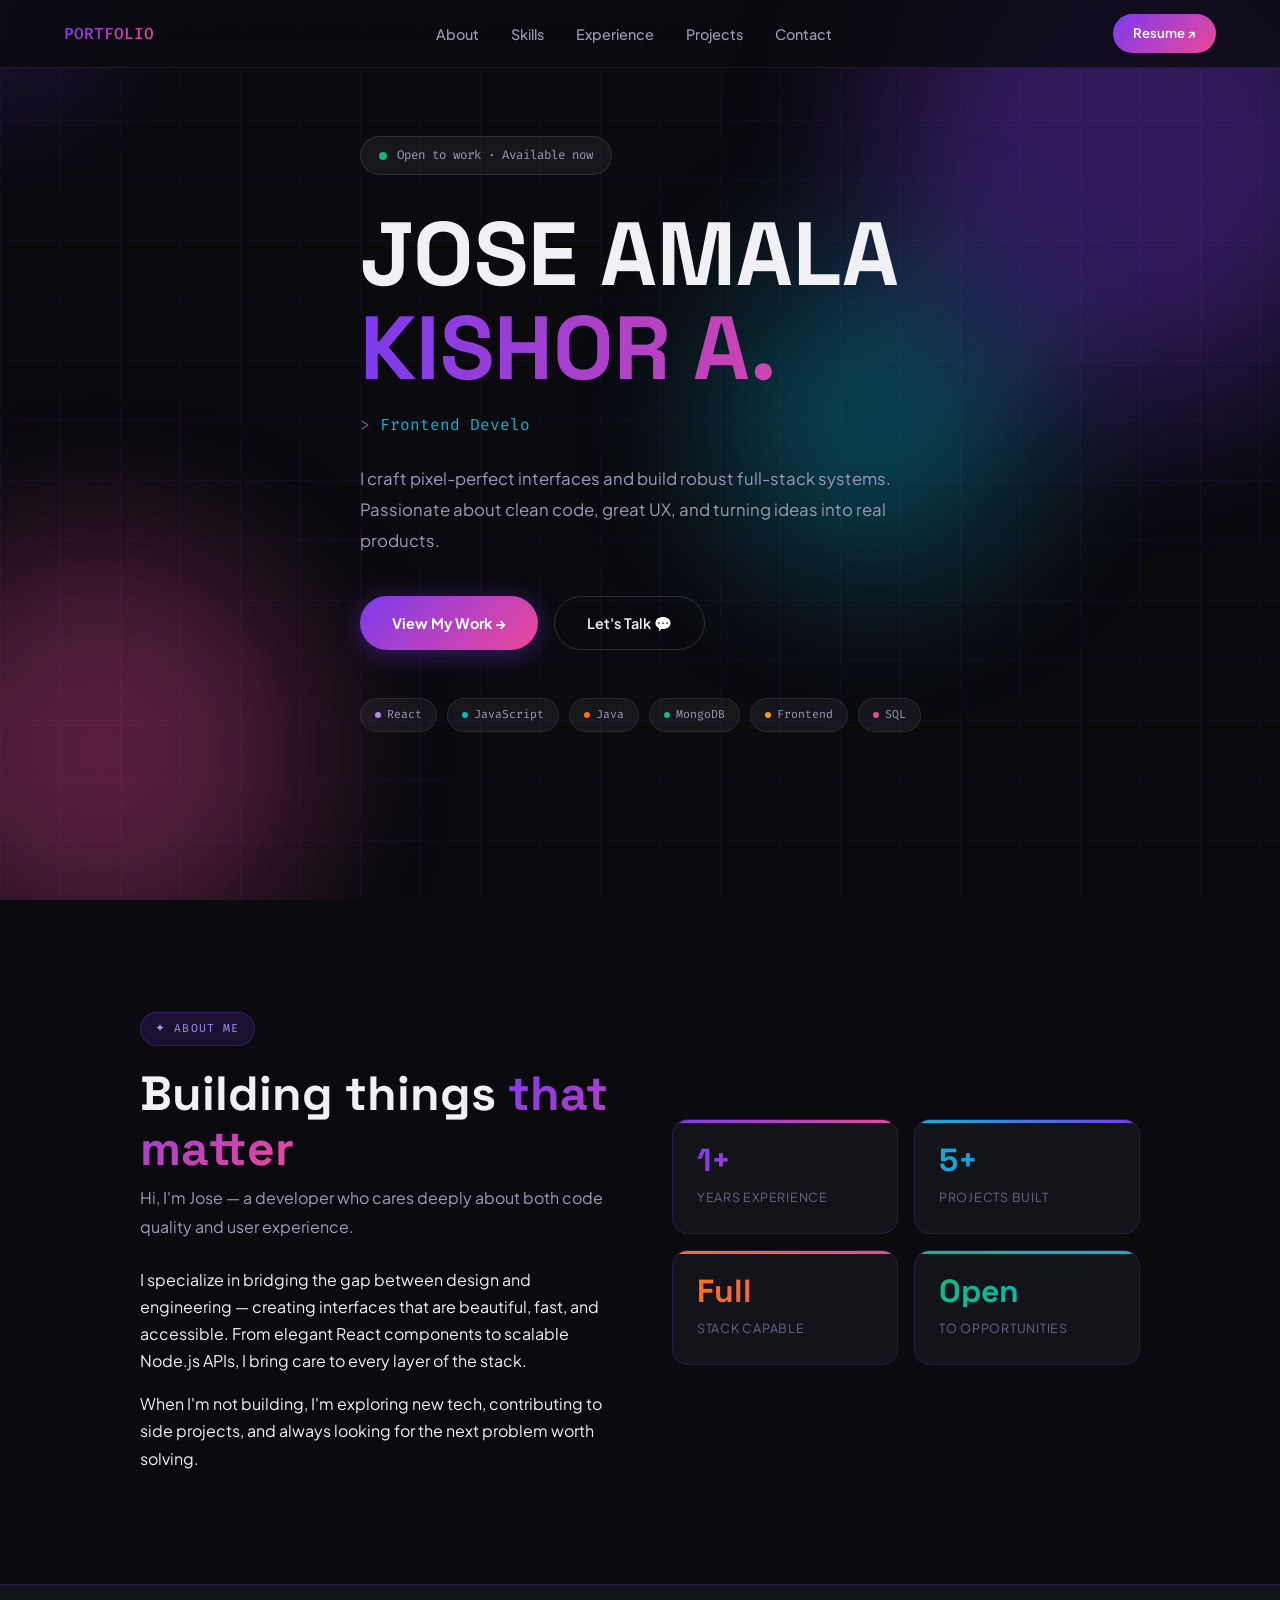
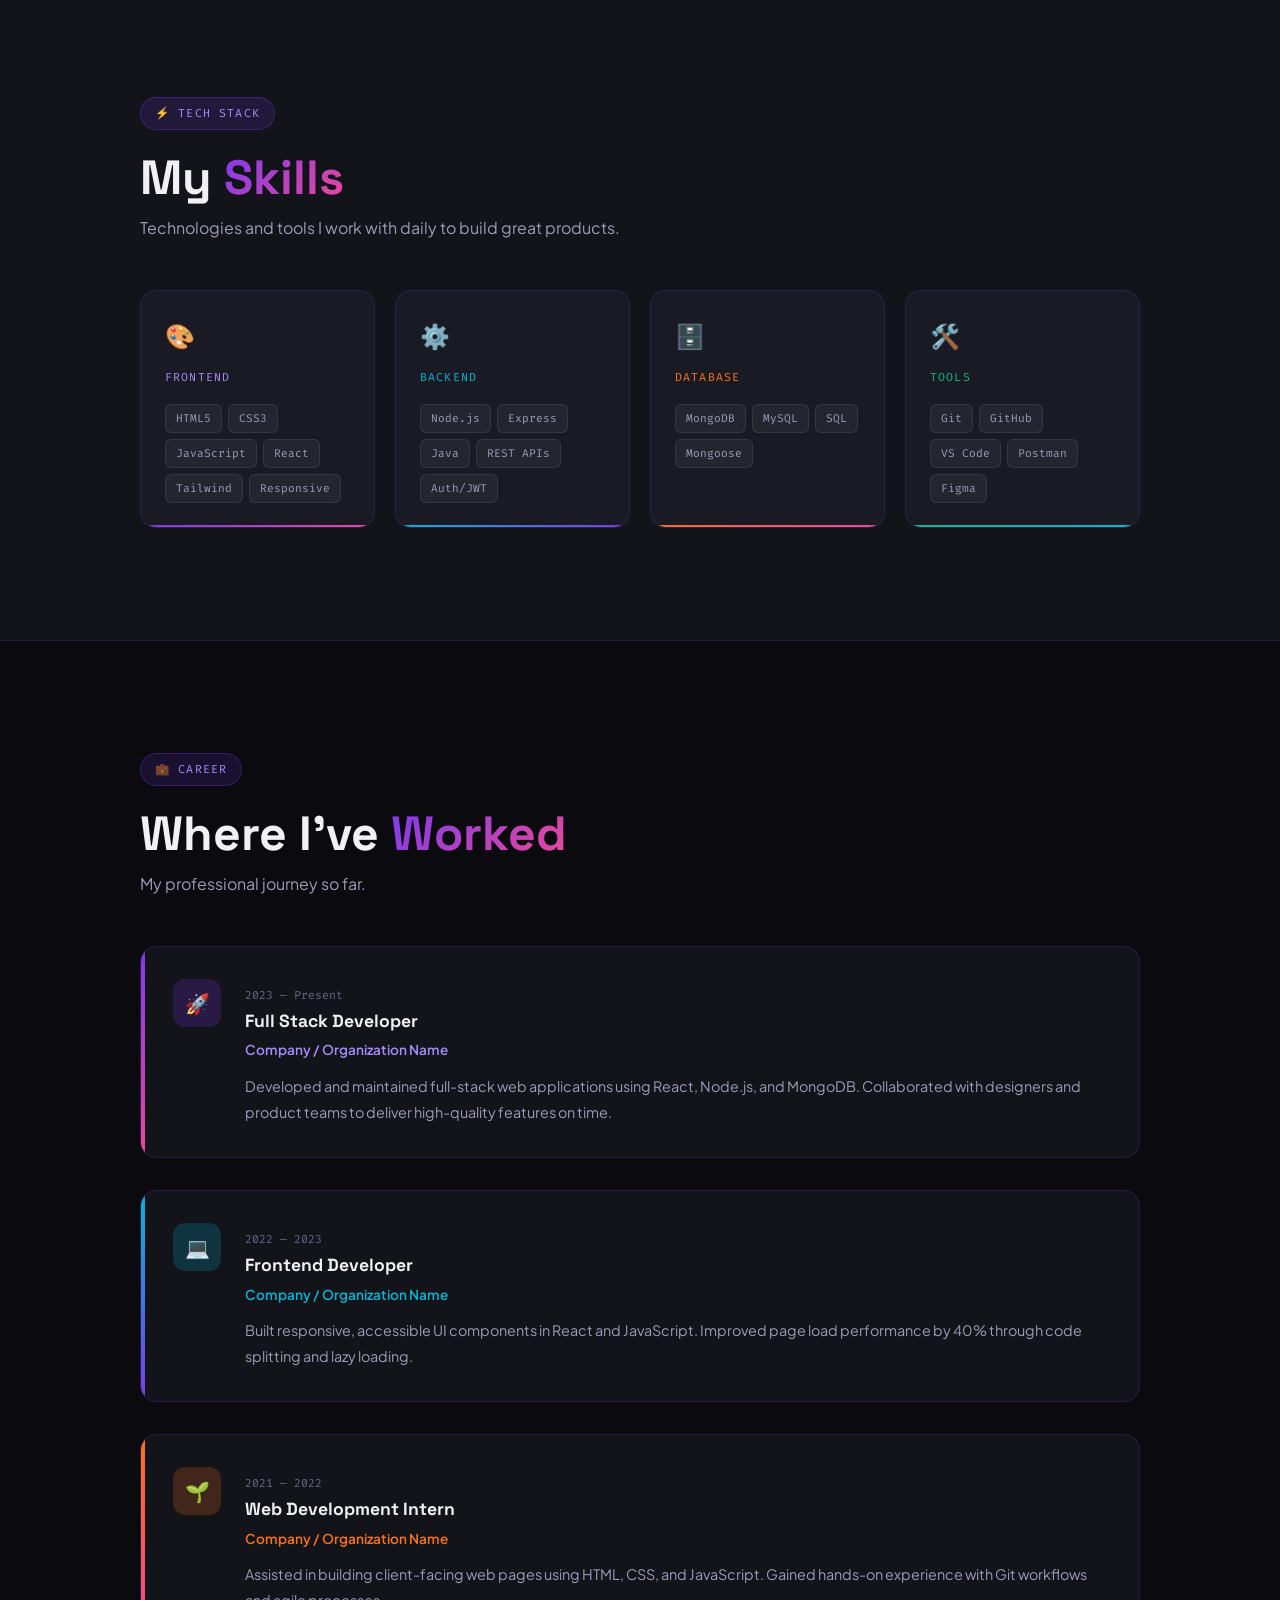
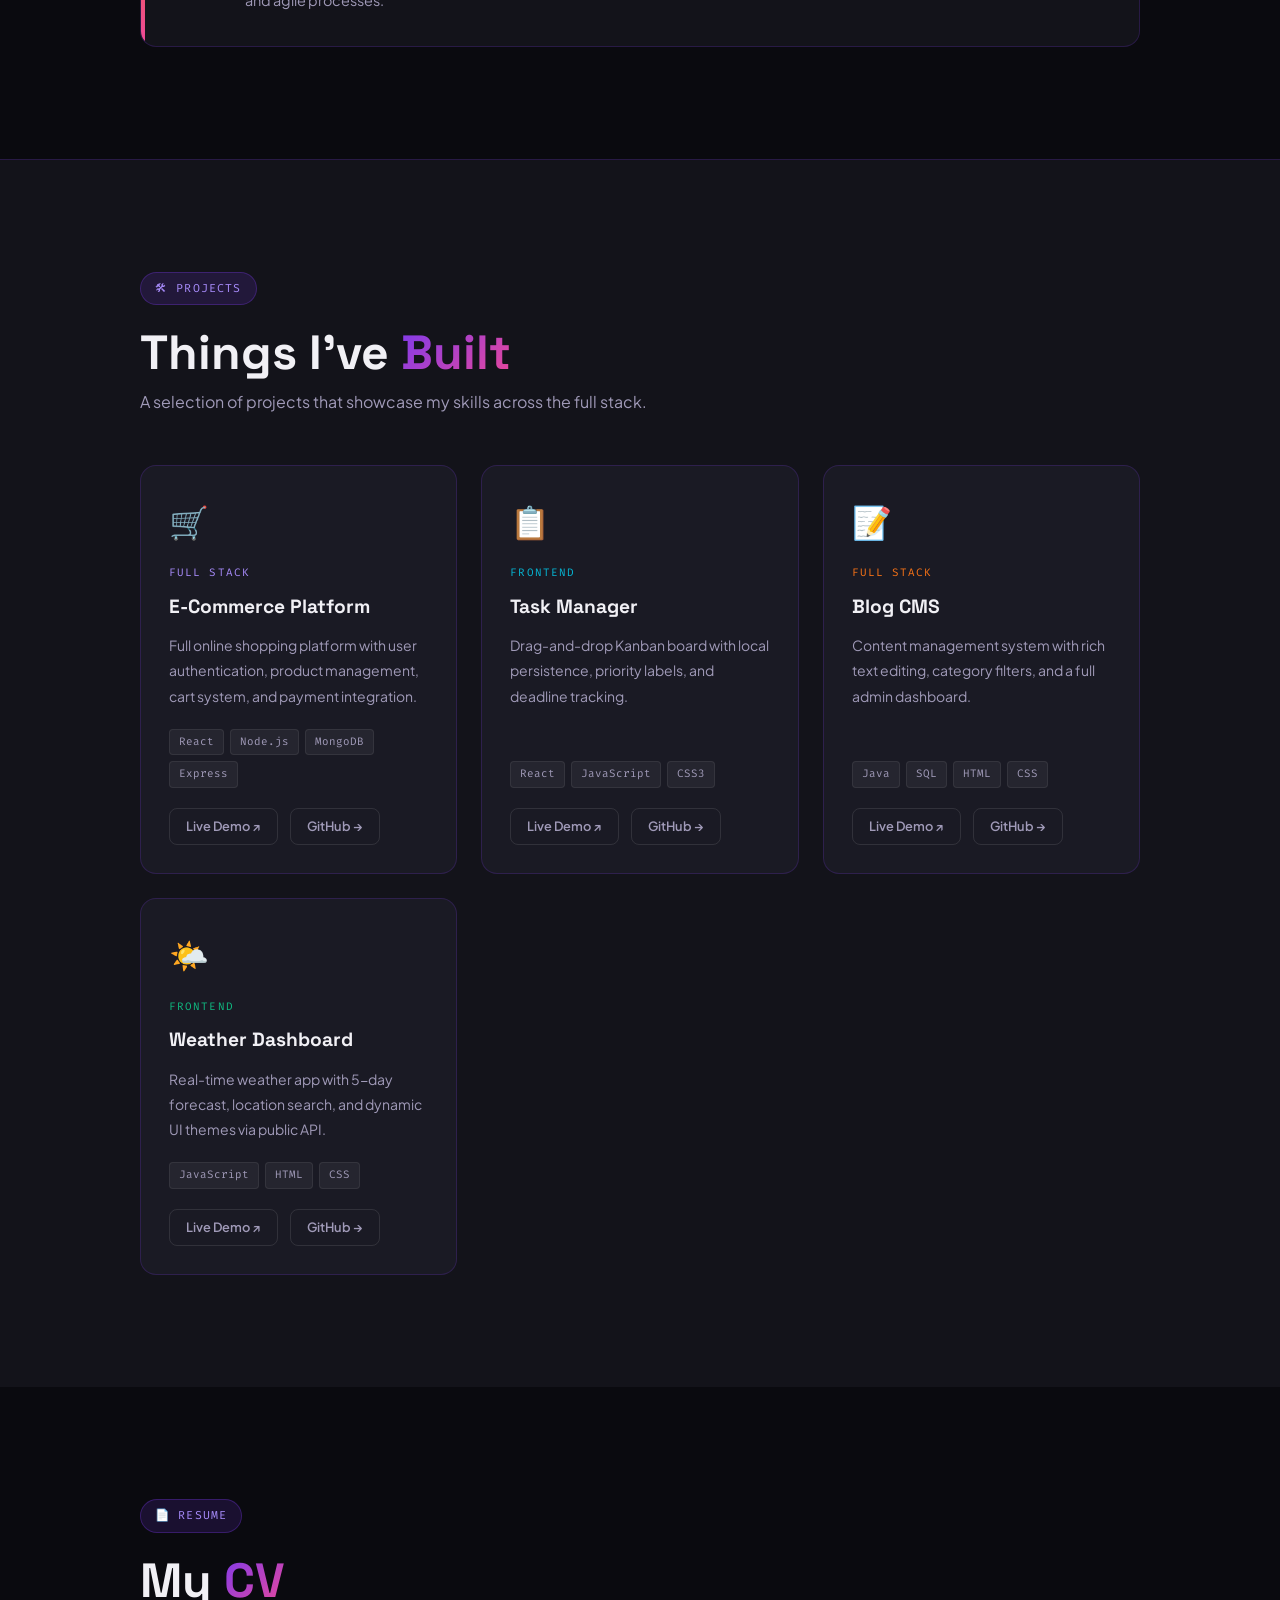
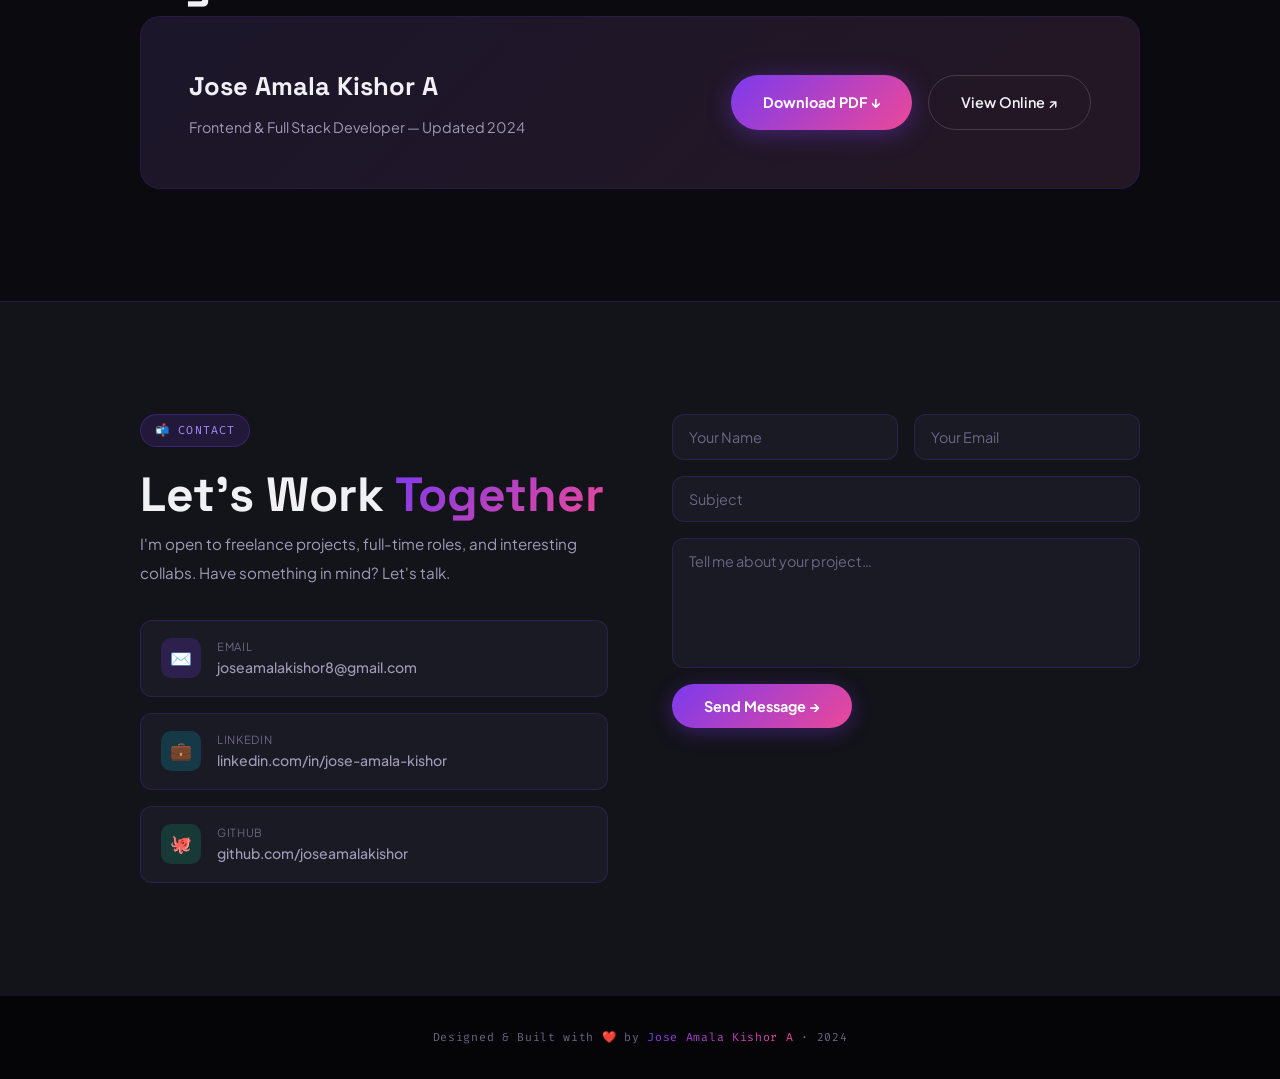
<file: Claude Portfolio/Index.html>
<!DOCTYPE html>
<html lang="en">
<head>
  <meta charset="UTF-8"/>
  <meta name="viewport" content="width=device-width, initial-scale=1.0"/>
  <title>Jose Amala Kishor A — Developer</title>
  <link href="https://fonts.googleapis.com/css2?family=Plus+Jakarta+Sans:wght@300;400;500;600;700;800&family=Space+Grotesk:wght@400;500;600;700&family=Fira+Code:wght@400;500&display=swap" rel="stylesheet"/>
  <link rel="stylesheet" href="style.css"/>
</head>
<body>

<!-- Cursor Glow -->
<div class="cursor-glow" id="cursorGlow"></div>

<!-- ─── NAV ─── -->
<nav>
  <a href="#hero" class="nav-logo">PORTFOLIO</a>
  <ul class="nav-links">
    <li><a href="#about">About</a></li>
    <li><a href="#skills">Skills</a></li>
    <li><a href="#experience">Experience</a></li>
    <li><a href="#projects">Projects</a></li>
    <li><a href="#contact">Contact</a></li>
  </ul>
  <a href="#resume" class="nav-cta">Resume ↗</a>
  <button class="nav-hamburger" id="navHamburger" aria-label="Toggle menu">
    <span></span><span></span><span></span>
  </button>
</nav>

<!-- Mobile Menu Overlay -->
<div class="mobile-menu" id="mobileMenu">
  <ul>
    <li><a href="#about"      onclick="closeMobileMenu()">About</a></li>
    <li><a href="#skills"     onclick="closeMobileMenu()">Skills</a></li>
    <li><a href="#experience" onclick="closeMobileMenu()">Experience</a></li>
    <li><a href="#projects"   onclick="closeMobileMenu()">Projects</a></li>
    <li><a href="#contact"    onclick="closeMobileMenu()">Contact</a></li>
    <li><a href="#resume"     onclick="closeMobileMenu()" class="nav-cta" style="display:inline-block;margin-top:0.5rem">Resume ↗</a></li>
  </ul>
</div>

<!-- ─── HERO ─── -->
<section id="hero">
  <div class="blob blob-1"></div>
  <div class="blob blob-2"></div>
  <div class="blob blob-3"></div>
  <div class="container">
    <div class="hero-inner">
      <div class="hero-badge">
        <span class="dot"></span>
        Open to work · Available now
      </div>
      <h1 class="hero-name">
        <span class="line1">JOSE AMALA</span>
        <span class="line2">KISHOR A.</span>
      </h1>
      <p class="hero-role">Frontend &amp; Full Stack Developer</p>
      <p class="hero-desc">
        I craft pixel-perfect interfaces and build robust full-stack systems.
        Passionate about clean code, great UX, and turning ideas into real products.
      </p>
      <div class="hero-btns">
        <a href="#projects" class="btn-grad">View My Work →</a>
        <a href="#contact"  class="btn-outline">Let's Talk 💬</a>
      </div>
      <div class="hero-chips">
        <span class="chip"><span class="dot" style="background:#a78bfa"></span>React</span>
        <span class="chip"><span class="dot" style="background:#06b6d4"></span>JavaScript</span>
        <span class="chip"><span class="dot" style="background:#f97316"></span>Java</span>
        <span class="chip"><span class="dot" style="background:#10b981"></span>MongoDB</span>
        <span class="chip"><span class="dot" style="background:#f59e0b"></span>Frontend</span>
        <span class="chip"><span class="dot" style="background:#ec4899"></span>SQL</span>
    </div>
    </div>
  </div>
</section>

<!-- ─── ABOUT ─── -->
<section id="about">
  <div class="container">
    <div class="about-grid">
      <div class="reveal-left">
        <span class="section-chip">✦ About Me</span>
        <h2 class="section-title">Building things <span class="grad">that matter</span></h2>
        <p class="section-sub" style="margin-bottom:1.5rem">
          Hi, I'm Jose — a developer who cares deeply about both code quality and user experience.
        </p>
        <p>I specialize in bridging the gap between design and engineering — creating interfaces that are
          beautiful, fast, and accessible. From elegant React components to scalable Node.js APIs, I bring
          care to every layer of the stack.</p>
        <p style="margin-top:1rem">When I'm not building, I'm exploring new tech, contributing to side
          projects, and always looking for the next problem worth solving.</p>
      </div>
      <div class="about-cards reveal-right">
        <div class="about-card">
          <span class="about-card-num">1+</span>
          <span class="about-card-label">Years Experience</span>
        </div>
        <div class="about-card">
          <span class="about-card-num">5+</span>
          <span class="about-card-label">Projects Built</span>
        </div>
        <div class="about-card">
          <span class="about-card-num">Full</span>
          <span class="about-card-label">Stack Capable</span>
        </div>
        <div class="about-card">
          <span class="about-card-num">Open</span>
          <span class="about-card-label">To Opportunities</span>
        </div>
      </div>
    </div>
  </div>
</section>

<!-- ─── SKILLS ─── -->
<section id="skills">
  <div class="container reveal">
    <span class="section-chip">⚡ Tech Stack</span>
    <h2 class="section-title">My <span class="grad">Skills</span></h2>
    <p class="section-sub">Technologies and tools I work with daily to build great products.</p>
    <div class="skills-grid">
      <div class="skill-group">
        <span class="skill-group-icon">🎨</span>
        <p class="skill-group-title">Frontend</p>
        <div class="skill-tags">
          <span class="skill-tag">HTML5</span>
          <span class="skill-tag">CSS3</span>
          <span class="skill-tag">JavaScript</span>
          <span class="skill-tag">React</span>
          <span class="skill-tag">Tailwind</span>
          <span class="skill-tag">Responsive</span>
        </div>
      </div>
      <div class="skill-group">
        <span class="skill-group-icon">⚙️</span>
        <p class="skill-group-title">Backend</p>
        <div class="skill-tags">
          <span class="skill-tag">Node.js</span>
          <span class="skill-tag">Express</span>
          <span class="skill-tag">Java</span>
          <span class="skill-tag">REST APIs</span>
          <span class="skill-tag">Auth/JWT</span>
        </div>
      </div>
      <div class="skill-group">
        <span class="skill-group-icon">🗄️</span>
        <p class="skill-group-title">Database</p>
        <div class="skill-tags">
          <span class="skill-tag">MongoDB</span>
          <span class="skill-tag">MySQL</span>
          <span class="skill-tag">SQL</span>
          <span class="skill-tag">Mongoose</span>
        </div>
      </div>
      <div class="skill-group">
        <span class="skill-group-icon">🛠️</span>
        <p class="skill-group-title">Tools</p>
        <div class="skill-tags">
          <span class="skill-tag">Git</span>
          <span class="skill-tag">GitHub</span>
          <span class="skill-tag">VS Code</span>
          <span class="skill-tag">Postman</span>
          <span class="skill-tag">Figma</span>
        </div>
      </div>
    </div>
  </div>
</section>

<!-- ─── EXPERIENCE ─── -->
<section id="experience">
  <div class="container reveal">
    <span class="section-chip">💼 Career</span>
    <h2 class="section-title">Where I've <span class="grad">Worked</span></h2>
    <p class="section-sub">My professional journey so far.</p>
    <div class="timeline">
      <div class="tl-card">
        <div class="tl-icon">🚀</div>
        <div class="tl-meta">
          <span class="tl-date">2023 — Present</span>
          <p class="tl-role">Full Stack Developer</p>
          <p class="tl-company">Company / Organization Name</p>
          <p class="tl-desc">Developed and maintained full-stack web applications using React, Node.js, and MongoDB.
            Collaborated with designers and product teams to deliver high-quality features on time.</p>
        </div>
      </div>
      <div class="tl-card">
        <div class="tl-icon">💻</div>
        <div class="tl-meta">
          <span class="tl-date">2022 — 2023</span>
          <p class="tl-role">Frontend Developer</p>
          <p class="tl-company">Company / Organization Name</p>
          <p class="tl-desc">Built responsive, accessible UI components in React and JavaScript.
            Improved page load performance by 40% through code splitting and lazy loading.</p>
        </div>
      </div>
      <div class="tl-card">
        <div class="tl-icon">🌱</div>
        <div class="tl-meta">
          <span class="tl-date">2021 — 2022</span>
          <p class="tl-role">Web Development Intern</p>
          <p class="tl-company">Company / Organization Name</p>
          <p class="tl-desc">Assisted in building client-facing web pages using HTML, CSS, and JavaScript.
            Gained hands-on experience with Git workflows and agile processes.</p>
        </div>
      </div>
    </div>
  </div>
</section>

<!-- ─── PROJECTS ─── -->
<section id="projects">
  <div class="container reveal">
    <span class="section-chip">🛠 Projects</span>
    <h2 class="section-title">Things I've <span class="grad">Built</span></h2>
    <p class="section-sub">A selection of projects that showcase my skills across the full stack.</p>
    <div class="projects-grid">

      <div class="project-card">
        <span class="project-emoji">🛒</span>
        <p class="project-type">Full Stack</p>
        <h3 class="project-title">E-Commerce Platform</h3>
        <p class="project-desc">Full online shopping platform with user authentication, product management,
          cart system, and payment integration.</p>
        <div class="project-stack">
          <span>React</span><span>Node.js</span><span>MongoDB</span><span>Express</span>
        </div>
        <div class="project-links">
          <a href="#" class="project-link">Live Demo ↗</a>
          <a href="#" class="project-link">GitHub →</a>
        </div>
      </div>

      <div class="project-card">
        <span class="project-emoji">📋</span>
        <p class="project-type">Frontend</p>
        <h3 class="project-title">Task Manager</h3>
        <p class="project-desc">Drag-and-drop Kanban board with local persistence, priority labels,
          and deadline tracking.</p>
        <div class="project-stack">
          <span>React</span><span>JavaScript</span><span>CSS3</span>
        </div>
        <div class="project-links">
          <a href="#" class="project-link">Live Demo ↗</a>
          <a href="#" class="project-link">GitHub →</a>
        </div>
      </div>

      <div class="project-card">
        <span class="project-emoji">📝</span>
        <p class="project-type">Full Stack</p>
        <h3 class="project-title">Blog CMS</h3>
        <p class="project-desc">Content management system with rich text editing, category filters,
          and a full admin dashboard.</p>
        <div class="project-stack">
          <span>Java</span><span>SQL</span><span>HTML</span><span>CSS</span>
        </div>
        <div class="project-links">
          <a href="#" class="project-link">Live Demo ↗</a>
          <a href="#" class="project-link">GitHub →</a>
        </div>
      </div>

      <div class="project-card">
        <span class="project-emoji">🌤️</span>
        <p class="project-type">Frontend</p>
        <h3 class="project-title">Weather Dashboard</h3>
        <p class="project-desc">Real-time weather app with 5-day forecast, location search,
          and dynamic UI themes via public API.</p>
        <div class="project-stack">
          <span>JavaScript</span><span>HTML</span><span>CSS</span>
        </div>
        <div class="project-links">
          <a href="#" class="project-link">Live Demo ↗</a>
          <a href="#" class="project-link">GitHub →</a>
        </div>
      </div>

    </div>
  </div>
</section>

<!-- ─── RESUME ─── -->
<section id="resume">
  <div class="container reveal">
    <span class="section-chip">📄 Resume</span>
    <h2 class="section-title">My <span class="grad">CV</span></h2>
    <div class="resume-card">
      <div class="resume-card-inner">
        <h3>Jose Amala Kishor A</h3>
        <p>Frontend &amp; Full Stack Developer — Updated 2024</p>
      </div>
      <div class="resume-btns">
        <a href="Jose New Resume.pdf" class="btn-grad">Download PDF ↓</a>
        <a href="Jose New Resume.pdf" class="btn-outline">View Online ↗</a>
      </div>
    </div>
  </div>
</section>

<!-- ─── CONTACT ─── -->
<section id="contact">
  <div class="container">
    <div class="contact-grid">
      <div class="reveal-left">
        <span class="section-chip">📬 Contact</span>
        <h2 class="section-title">Let's Work <span class="grad">Together</span></h2>
        <p class="contact-intro">
          I'm open to freelance projects, full-time roles, and interesting collabs.
          Have something in mind? Let's talk.
        </p>
        <div class="contact-items">
          <a href="mailto:joseamalakishor8@gmail.com" class="contact-item">
            <div class="contact-icon">✉️</div>
            <div>
              <div class="contact-label">Email</div>
              <div class="contact-val">joseamalakishor8@gmail.com</div>
            </div>
          </a>
          <a href="https://www.linkedin.com/in/jose-amala-kishor-a-b59b1729b/" class="contact-item" target="_blank">
            <div class="contact-icon">💼</div>
            <div>
              <div class="contact-label">LinkedIn</div>
              <div class="contact-val">linkedin.com/in/jose-amala-kishor</div>
            </div>
          </a>
          <a href="https://github.com/Joseamalakishor" class="contact-item" target="_blank">
            <div class="contact-icon">🐙</div>
            <div>
              <div class="contact-label">GitHub</div>
              <div class="contact-val">github.com/joseamalakishor</div>
            </div>
          </a>
        </div>
      </div>
      <div class="reveal-right">
        <form class="contact-form" onsubmit="handleSubmit(event)">
          <div class="form-group">
            <input type="text"  placeholder="Your Name"  required/>
            <input type="email" placeholder="Your Email" required/>
          </div>
          <input type="text" placeholder="Subject"/>
          <textarea placeholder="Tell me about your project…"></textarea>
          <button type="submit" class="btn-send">Send Message →</button>
        </form>
      </div>
    </div>
  </div>
</section>

<!-- ─── FOOTER ─── -->
<footer>
  Designed &amp; Built with ❤️ by <span>Jose Amala Kishor A</span> · 2024
</footer>

<script src="script.js"></script>
</body>
</html>
</file>
<file: Claude Portfolio/style.css>
/* ─────────────────────────────────────────
   style.css — Jose Amala Kishor A Portfolio
───────────────────────────────────────── */

*, *::before, *::after { box-sizing: border-box; margin: 0; padding: 0; }

:root {
  --purple:   #7c3aed;
  --pink:     #ec4899;
  --cyan:     #06b6d4;
  --orange:   #f97316;
  --green:    #10b981;
  --yellow:   #f59e0b;
  --bg-dark:  #0a0a0f;
  --bg-card:  #13131a;
  --bg-card2: #1a1a24;
  --text:     #f1f0f5;
  --text-mid: #a09ab8;
  --text-soft:#6b6585;
  --border:   rgba(124,58,237,0.2);
  --grad1: linear-gradient(135deg, #7c3aed, #ec4899);
  --grad2: linear-gradient(135deg, #06b6d4, #7c3aed);
  --grad3: linear-gradient(135deg, #f97316, #ec4899);
  --grad4: linear-gradient(135deg, #10b981, #06b6d4);
  --display: 'Space Grotesk', sans-serif;
  --body:    'Plus Jakarta Sans', sans-serif;
  --mono:    'Fira Code', monospace;
}

html { scroll-behavior: smooth; }

body {
  font-family: var(--body);
  background: var(--bg-dark);
  color: var(--text);
  font-size: 16px;
  line-height: 1.7;
  -webkit-font-smoothing: antialiased;
  overflow-x: hidden;
}

/* ─── SCROLLBAR ─── */
::-webkit-scrollbar { width: 4px; }
::-webkit-scrollbar-track { background: var(--bg-dark); }
::-webkit-scrollbar-thumb { background: var(--purple); border-radius: 2px; }

/* ─── CURSOR GLOW ─── */
.cursor-glow {
  width: 400px; height: 400px;
  background: radial-gradient(circle, rgba(124,58,237,0.15) 0%, transparent 70%);
  border-radius: 50%;
  position: fixed;
  pointer-events: none;
  z-index: 0;
  transform: translate(-50%, -50%);
  transition: left 0.12s ease, top 0.12s ease;
}

/* ─── NAV ─── */
nav {
  position: fixed; top: 0; left: 0; right: 0;
  z-index: 1000;
  display: flex; align-items: center; justify-content: space-between;
  padding: 0 5vw;
  height: 68px;
  background: rgba(10,10,15,0.8);
  backdrop-filter: blur(20px);
  border-bottom: 1px solid var(--border);
}
.nav-logo {
  font-family: var(--mono);
  font-size: 1rem;
  font-weight: 500;
  background: var(--grad1);
  -webkit-background-clip: text;
  -webkit-text-fill-color: transparent;
  text-decoration: none;
}
.nav-links { display: flex; gap: 2rem; list-style: none; }
.nav-links a {
  font-size: 0.90rem;
  font-weight: 500;
  text-decoration: none;
  color: var(--text-mid);
  transition: color 0.2s;
  position: relative;
}
.nav-links a::after {
  content: '';
  position: absolute; bottom: -4px; left: 0; right: 0;
  height: 2px;
  background: var(--grad1);
  transform: scaleX(0);
  transition: transform 0.3s ease;
  border-radius: 2px;
}
.nav-links a:hover { color: var(--text); }
.nav-links a:hover::after { transform: scaleX(1); }
.nav-cta {
  background: var(--grad1);
  color: #fff !important;
  padding: 8px 20px;
  border-radius: 50px;
  font-size: 0.82rem;
  font-weight: 600;
  text-decoration: none;
  transition: opacity 0.2s, transform 0.2s;
  display: inline-block;
}
.nav-cta:hover { opacity: 0.85; transform: translateY(-1px); }

/* ─── SECTIONS ─── */
section { padding: 7rem 5vw; position: relative; z-index: 1; }
.container { max-width: 1000px; margin: 0 auto; }

/* ─── SECTION HEADER ─── */
.section-chip {
  display: inline-flex; align-items: center; gap: 8px;
  background: rgba(124,58,237,0.15);
  border: 1px solid rgba(124,58,237,0.3);
  color: #a78bfa;
  font-family: var(--mono);
  font-size: 0.72rem;
  letter-spacing: 0.1em;
  text-transform: uppercase;
  padding: 6px 14px;
  border-radius: 50px;
  margin-bottom: 1.25rem;
}
.section-title {
  font-family: var(--display);
  font-size: clamp(2rem, 4vw, 3rem);
  font-weight: 700;
  color: var(--text);
  margin-bottom: 0.5rem;
  line-height: 1.15;
}
.section-title .grad {
  background: var(--grad1);
  -webkit-background-clip: text;
  -webkit-text-fill-color: transparent;
}
.section-sub {
  font-size: 1rem;
  color: var(--text-mid);
  max-width: 540px;
  margin-bottom: 3rem;
  line-height: 1.8;
}

/* ─── HERO ─── */
#hero {
  min-height: 100vh;
  display: flex; align-items: center;
  padding-top: 80px;
  overflow: hidden;
}

.blob {
  position: absolute;
  border-radius: 50%;
  filter: blur(80px);
  opacity: 0.35;
  animation: floatBlob 8s ease-in-out infinite;
}
.blob-1 { width: 500px; height: 500px; background: var(--purple); top: -100px; right: -100px; animation-delay: 0s; }
.blob-2 { width: 400px; height: 400px; background: var(--pink); bottom: -50px; left: -100px; animation-delay: 3s; }
.blob-3 { width: 300px; height: 300px; background: var(--cyan); top: 30%; right: 20%; animation-delay: 5s; }

@keyframes floatBlob {
  0%, 100% { transform: translateY(0) scale(1); }
  50%       { transform: translateY(-30px) scale(1.05); }
}

#hero::before {
  content: '';
  position: absolute; inset: 0;
  background-image:
    linear-gradient(rgba(124,58,237,0.06) 1px, transparent 1px),
    linear-gradient(90deg, rgba(124,58,237,0.06) 1px, transparent 1px);
  background-size: 60px 60px;
  z-index: 0;
}

.hero-inner { position: relative; z-index: 1; }

.hero-badge {
  display: inline-flex; align-items: center; gap: 10px;
  background: rgba(255,255,255,0.05);
  border: 1px solid rgba(255,255,255,0.1);
  padding: 8px 18px;
  border-radius: 50px;
  font-family: var(--mono);
  font-size: 0.78rem;
  color: var(--text-mid);
  margin-bottom: 2rem;
  animation: fadeSlideDown 0.7s ease both;
}
.hero-badge .dot {
  width: 8px; height: 8px; border-radius: 50%;
  background: var(--green);
  box-shadow: 0 0 0 0 rgba(16,185,129,0.5);
  animation: pulse 2s infinite;
}

@keyframes pulse {
  0%  { box-shadow: 0 0 0 0 rgba(16,185,129,0.6); }
  70% { box-shadow: 0 0 0 10px rgba(16,185,129,0); }
  100%{ box-shadow: 0 0 0 0 rgba(16,185,129,0); }
}

.hero-name {
  font-family: var(--display);
  font-size: clamp(3rem, 7vw, 6.5rem);
  font-weight: 800;
  line-height: 1.05;
  margin-bottom: 1rem;
  animation: fadeSlideUp 0.7s 0.1s ease both;
}
.hero-name .line1 { color: var(--text); display: block; }
.hero-name .line2 {
  display: block;
  background: linear-gradient(90deg, #7c3aed, #ec4899, #f97316);
  background-size: 200%;
  -webkit-background-clip: text;
  -webkit-text-fill-color: transparent;
  animation: gradShift 4s ease infinite, fadeSlideUp 0.7s 0.2s ease both;
}

@keyframes gradShift {
  0%,100% { background-position: 0% 50%; }
  50%      { background-position: 100% 50%; }
}

.hero-role {
  font-family: var(--mono);
  font-size: 1rem;
  color: var(--cyan);
  margin-bottom: 1.5rem;
  animation: fadeSlideUp 0.7s 0.3s ease both;
  min-height: 1.5rem;
}
.hero-role::before { content: '> '; color: var(--text-soft); }

.hero-desc {
  font-size: 1.05rem;
  color: var(--text-mid);
  max-width: 540px;
  line-height: 1.85;
  margin-bottom: 2.5rem;
  animation: fadeSlideUp 0.7s 0.4s ease both;
}

.hero-btns {
  display: flex; gap: 1rem; flex-wrap: wrap;
  animation: fadeSlideUp 0.7s 0.5s ease both;
}

.btn-grad {
  display: inline-flex; align-items: center; gap: 8px;
  background: var(--grad1);
  color: #fff;
  padding: 14px 32px;
  border-radius: 50px;
  font-size: 0.9rem; font-weight: 700;
  text-decoration: none;
  transition: transform 0.2s, box-shadow 0.2s;
  box-shadow: 0 4px 24px rgba(124,58,237,0.4);
}
.btn-grad:hover { transform: translateY(-3px); box-shadow: 0 8px 32px rgba(124,58,237,0.5); }

.btn-outline {
  display: inline-flex; align-items: center; gap: 8px;
  background: transparent;
  color: var(--text);
  padding: 14px 32px;
  border-radius: 50px;
  border: 1.5px solid rgba(255,255,255,0.15);
  font-size: 0.9rem; font-weight: 600;
  text-decoration: none;
  transition: border-color 0.2s, background 0.2s;
}
.btn-outline:hover { border-color: var(--purple); background: rgba(124,58,237,0.1); }

.hero-chips {
  display: flex; flex-wrap: wrap; gap: 10px;
  margin-top: 3rem;
  animation: fadeSlideUp 0.7s 0.6s ease both;
}
.chip {
  display: flex; align-items: center; gap: 6px;
  background: rgba(255,255,255,0.05);
  border: 1px solid rgba(255,255,255,0.08);
  color: var(--text-mid);
  font-family: var(--mono);
  font-size: 0.72rem;
  padding: 6px 14px;
  border-radius: 50px;
  transition: background 0.2s, border-color 0.2s, color 0.2s;
}
.chip:hover { background: rgba(124,58,237,0.15); border-color: var(--purple); color: #c4b5fd; }
.chip .dot { width: 6px; height: 6px; border-radius: 50%; }

@keyframes fadeSlideUp   { from { opacity:0; transform:translateY(20px); } to { opacity:1; transform:translateY(0); } }
@keyframes fadeSlideDown { from { opacity:0; transform:translateY(-20px); } to { opacity:1; transform:translateY(0); } }

/* ─── ABOUT ─── */
#about { background: transparent; }
.about-grid {
  display: grid;
  grid-template-columns: 1fr 1fr;
  gap: 4rem;
  align-items: center;
}
.about-text p { color: var(--text-mid); margin-bottom: 1.25rem; line-height: 1.9; }
.about-cards { display: grid; grid-template-columns: 1fr 1fr; gap: 1rem; }
.about-card {
  background: var(--bg-card);
  border: 1px solid var(--border);
  border-radius: 16px;
  padding: 1.5rem;
  transition: transform 0.3s, border-color 0.3s, box-shadow 0.3s;
  position: relative;
  overflow: hidden;
}
.about-card::before {
  content: '';
  position: absolute; top: 0; left: 0; right: 0; height: 3px;
}
.about-card:nth-child(1)::before { background: var(--grad1); }
.about-card:nth-child(2)::before { background: var(--grad2); }
.about-card:nth-child(3)::before { background: var(--grad3); }
.about-card:nth-child(4)::before { background: var(--grad4); }
.about-card:hover {
  transform: translateY(-5px);
  border-color: rgba(124,58,237,0.4);
  box-shadow: 0 12px 40px rgba(124,58,237,0.15);
}
.about-card-num {
  font-family: var(--display);
  font-size: 2rem;
  font-weight: 700;
  background: var(--grad1);
  -webkit-background-clip: text;
  -webkit-text-fill-color: transparent;
  display: block;
  line-height: 1;
  margin-bottom: 6px;
}
.about-card:nth-child(2) .about-card-num { background: var(--grad2); -webkit-background-clip: text; }
.about-card:nth-child(3) .about-card-num { background: var(--grad3); -webkit-background-clip: text; }
.about-card:nth-child(4) .about-card-num { background: var(--grad4); -webkit-background-clip: text; }
.about-card-label { font-size: 0.78rem; color: var(--text-soft); text-transform: uppercase; letter-spacing: 0.06em; }

/* ─── SKILLS ─── */
#skills {
  background: var(--bg-card);
  border-top: 1px solid var(--border);
  border-bottom: 1px solid var(--border);
}
.skills-grid {
  display: grid;
  grid-template-columns: repeat(auto-fill, minmax(220px, 1fr));
  gap: 1.25rem;
}
.skill-group {
  background: var(--bg-card2);
  border: 1px solid var(--border);
  border-radius: 16px;
  padding: 1.5rem;
  transition: transform 0.3s, box-shadow 0.3s;
  position: relative;
  overflow: hidden;
}
.skill-group::after {
  content: '';
  position: absolute; bottom: 0; left: 0; right: 0; height: 2px;
}
.skill-group:nth-child(1)::after { background: var(--grad1); }
.skill-group:nth-child(2)::after { background: var(--grad2); }
.skill-group:nth-child(3)::after { background: var(--grad3); }
.skill-group:nth-child(4)::after { background: var(--grad4); }
.skill-group:hover { transform: translateY(-4px); box-shadow: 0 12px 32px rgba(124,58,237,0.15); }
.skill-group-icon { font-size: 1.5rem; margin-bottom: 0.75rem; display: block; }
.skill-group-title {
  font-family: var(--mono);
  font-size: 0.72rem;
  letter-spacing: 0.1em;
  text-transform: uppercase;
  margin-bottom: 1rem;
}
.skill-group:nth-child(1) .skill-group-title { color: #a78bfa; }
.skill-group:nth-child(2) .skill-group-title { color: var(--cyan); }
.skill-group:nth-child(3) .skill-group-title { color: var(--orange); }
.skill-group:nth-child(4) .skill-group-title { color: var(--green); }
.skill-tags { display: flex; flex-wrap: wrap; gap: 6px; }
.skill-tag {
  font-family: var(--mono);
  font-size: 0.7rem;
  background: rgba(255,255,255,0.05);
  color: var(--text-mid);
  border: 1px solid rgba(255,255,255,0.08);
  padding: 4px 10px;
  border-radius: 6px;
  transition: background 0.2s, color 0.2s;
}
.skill-tag:hover { background: rgba(124,58,237,0.2); color: #c4b5fd; }

/* ─── EXPERIENCE ─── */
#experience { background: transparent; }
.timeline { display: flex; flex-direction: column; gap: 2rem; }
.tl-card {
  background: var(--bg-card);
  border: 1px solid var(--border);
  border-radius: 16px;
  padding: 2rem;
  display: grid;
  grid-template-columns: auto 1fr;
  gap: 1.5rem;
  align-items: start;
  transition: border-color 0.3s, box-shadow 0.3s, transform 0.3s;
  position: relative;
  overflow: hidden;
}
.tl-card::before {
  content: '';
  position: absolute; left: 0; top: 0; bottom: 0; width: 4px;
}
.tl-card:nth-child(1)::before { background: var(--grad1); }
.tl-card:nth-child(2)::before { background: var(--grad2); }
.tl-card:nth-child(3)::before { background: var(--grad3); }
.tl-card:hover {
  border-color: rgba(124,58,237,0.4);
  box-shadow: 0 8px 32px rgba(124,58,237,0.12);
  transform: translateX(4px);
}
.tl-icon {
  width: 48px; height: 48px;
  border-radius: 12px;
  display: flex; align-items: center; justify-content: center;
  font-size: 1.25rem;
  flex-shrink: 0;
}
.tl-card:nth-child(1) .tl-icon { background: rgba(124,58,237,0.2); }
.tl-card:nth-child(2) .tl-icon { background: rgba(6,182,212,0.2); }
.tl-card:nth-child(3) .tl-icon { background: rgba(249,115,22,0.2); }
.tl-date { font-family: var(--mono); font-size: 0.72rem; color: var(--text-soft); margin-bottom: 0.25rem; }
.tl-role { font-family: var(--display); font-size: 1.1rem; font-weight: 700; color: var(--text); margin-bottom: 2px; }
.tl-company { font-size: 0.85rem; font-weight: 600; margin-bottom: 0.75rem; }
.tl-card:nth-child(1) .tl-company { color: #a78bfa; }
.tl-card:nth-child(2) .tl-company { color: var(--cyan); }
.tl-card:nth-child(3) .tl-company { color: var(--orange); }
.tl-desc { font-size: 0.9rem; color: var(--text-mid); line-height: 1.8; }

/* ─── PROJECTS ─── */
#projects {
  background: var(--bg-card);
  border-top: 1px solid var(--border);
}
.projects-grid {
  display: grid;
  grid-template-columns: repeat(auto-fill, minmax(290px, 1fr));
  gap: 1.5rem;
}
.project-card {
  background: var(--bg-card2);
  border: 1px solid var(--border);
  border-radius: 16px;
  padding: 1.75rem;
  display: flex; flex-direction: column;
  transition: transform 0.3s, box-shadow 0.3s, border-color 0.3s;
  position: relative;
  overflow: hidden;
}
.project-card::before {
  content: '';
  position: absolute; top: 0; left: 0; right: 0; height: 3px;
  transform: scaleX(0);
  transition: transform 0.3s ease;
  transform-origin: left;
}
.project-card:nth-child(1)::before { background: var(--grad1); }
.project-card:nth-child(2)::before { background: var(--grad2); }
.project-card:nth-child(3)::before { background: var(--grad3); }
.project-card:nth-child(4)::before { background: var(--grad4); }
.project-card:hover::before { transform: scaleX(1); }
.project-card:hover {
  transform: translateY(-6px);
  border-color: rgba(124,58,237,0.4);
  box-shadow: 0 16px 48px rgba(124,58,237,0.18);
}
.project-emoji { font-size: 2rem; margin-bottom: 1rem; display: block; }
.project-type {
  font-family: var(--mono);
  font-size: 0.68rem;
  letter-spacing: 0.1em;
  text-transform: uppercase;
  margin-bottom: 0.5rem;
}
.project-card:nth-child(1) .project-type { color: #a78bfa; }
.project-card:nth-child(2) .project-type { color: var(--cyan); }
.project-card:nth-child(3) .project-type { color: var(--orange); }
.project-card:nth-child(4) .project-type { color: var(--green); }
.project-title { font-family: var(--display); font-size: 1.2rem; font-weight: 700; color: var(--text); margin-bottom: 0.6rem; }
.project-desc { font-size: 0.875rem; color: var(--text-mid); line-height: 1.8; flex: 1; margin-bottom: 1.25rem; }
.project-stack { display: flex; flex-wrap: wrap; gap: 6px; margin-bottom: 1.25rem; }
.project-stack span {
  font-family: var(--mono);
  font-size: 0.68rem;
  background: rgba(255,255,255,0.05);
  color: var(--text-mid);
  padding: 3px 9px;
  border-radius: 4px;
  border: 1px solid rgba(255,255,255,0.07);
}
.project-links { display: flex; gap: 0.75rem; }
.project-link {
  font-size: 0.8rem; font-weight: 600;
  text-decoration: none;
  padding: 7px 16px;
  border-radius: 8px;
  border: 1px solid rgba(255,255,255,0.1);
  color: var(--text-mid);
  transition: all 0.2s;
}
.project-link:hover { background: rgba(124,58,237,0.2); color: #c4b5fd; border-color: var(--purple); }

/* ─── RESUME ─── */
#resume { background: transparent; }
.resume-card {
  background: var(--bg-card);
  border: 1px solid var(--border);
  border-radius: 20px;
  padding: 3rem;
  display: flex;
  align-items: center;
  justify-content: space-between;
  gap: 2rem;
  flex-wrap: wrap;
  position: relative;
  overflow: hidden;
}
.resume-card::before {
  content: '';
  position: absolute; inset: 0;
  background: linear-gradient(135deg, rgba(124,58,237,0.08) 0%, rgba(236,72,153,0.08) 100%);
}
.resume-card-inner { position: relative; z-index: 1; }
.resume-card h3 { font-family: var(--display); font-size: 1.6rem; font-weight: 700; color: var(--text); margin-bottom: 0.4rem; }
.resume-card p { font-size: 0.9rem; color: var(--text-mid); }
.resume-btns { display: flex; gap: 1rem; flex-wrap: wrap; position: relative; z-index: 1; }

/* ─── CONTACT ─── */
#contact { background: var(--bg-card); border-top: 1px solid var(--border); }
.contact-grid { display: grid; grid-template-columns: 1fr 1fr; gap: 4rem; align-items: start; }
.contact-intro { font-size: 0.95rem; color: var(--text-mid); line-height: 1.9; margin-bottom: 2rem; }
.contact-items { display: flex; flex-direction: column; gap: 1rem; }
.contact-item {
  display: flex; align-items: center; gap: 1rem;
  text-decoration: none;
  padding: 1rem 1.25rem;
  background: var(--bg-card2);
  border: 1px solid var(--border);
  border-radius: 12px;
  color: var(--text-mid);
  transition: all 0.2s;
}
.contact-item:hover { border-color: var(--purple); color: var(--text); background: rgba(124,58,237,0.1); }
.contact-icon {
  width: 40px; height: 40px;
  border-radius: 10px;
  display: flex; align-items: center; justify-content: center;
  font-size: 1.1rem;
  flex-shrink: 0;
}
.contact-item:nth-child(1) .contact-icon { background: rgba(124,58,237,0.2); }
.contact-item:nth-child(2) .contact-icon { background: rgba(6,182,212,0.2); }
.contact-item:nth-child(3) .contact-icon { background: rgba(16,185,129,0.2); }
.contact-label { font-size: 0.7rem; color: var(--text-soft); text-transform: uppercase; letter-spacing: 0.06em; }
.contact-val { font-size: 0.88rem; font-weight: 500; }

.contact-form { display: flex; flex-direction: column; gap: 1rem; }
.form-group { display: grid; grid-template-columns: 1fr 1fr; gap: 1rem; }
.contact-form input,
.contact-form textarea {
  background: var(--bg-card2);
  border: 1px solid var(--border);
  border-radius: 12px;
  padding: 13px 16px;
  color: var(--text);
  font-family: var(--body);
  font-size: 0.9rem;
  outline: none;
  transition: border-color 0.2s, box-shadow 0.2s;
  resize: none;
  width: 100%;
}
.contact-form input::placeholder,
.contact-form textarea::placeholder { color: var(--text-soft); }
.contact-form input:focus,
.contact-form textarea:focus {
  border-color: var(--purple);
  box-shadow: 0 0 0 3px rgba(124,58,237,0.15);
}
.contact-form textarea { height: 130px; }
.btn-send {
  background: var(--grad1);
  color: #fff;
  border: none;
  border-radius: 50px;
  padding: 13px 32px;
  font-family: var(--body);
  font-size: 0.9rem;
  font-weight: 700;
  cursor: pointer;
  transition: transform 0.2s, box-shadow 0.2s;
  box-shadow: 0 4px 20px rgba(124,58,237,0.35);
  align-self: flex-start;
}
.btn-send:hover { transform: translateY(-2px); box-shadow: 0 8px 28px rgba(124,58,237,0.5); }

/* ─── FOOTER ─── */
footer {
  background: #050508;
  color: var(--text-soft);
  text-align: center;
  padding: 2rem 5vw;
  font-family: var(--mono);
  font-size: 0.72rem;
  letter-spacing: 0.06em;
  border-top: 1px solid rgba(124,58,237,0.15);
}
footer span {
  background: var(--grad1);
  -webkit-background-clip: text;
  -webkit-text-fill-color: transparent;
}

/* ─── SCROLL REVEAL ─── */
.reveal {
  opacity: 0;
  transform: translateY(30px);
  transition: opacity 0.6s ease, transform 0.6s ease;
}
.reveal.visible { opacity: 1; transform: translateY(0); }
.reveal-left {
  opacity: 0;
  transform: translateX(-30px);
  transition: opacity 0.6s ease, transform 0.6s ease;
}
.reveal-left.visible { opacity: 1; transform: translateX(0); }
.reveal-right {
  opacity: 0;
  transform: translateX(30px);
  transition: opacity 0.6s ease, transform 0.6s ease;
}
.reveal-right.visible { opacity: 1; transform: translateX(0); }

/* ─── HAMBURGER ─── */
.nav-hamburger {
  display: none;
  flex-direction: column;
  justify-content: center;
  gap: 5px;
  background: none;
  border: none;
  cursor: pointer;
  padding: 6px;
  z-index: 1100;
}
.nav-hamburger span {
  display: block;
  width: 24px;
  height: 2px;
  background: var(--text);
  border-radius: 2px;
  transition: transform 0.3s ease, opacity 0.3s ease;
}
.nav-hamburger.open span:nth-child(1) { transform: translateY(7px) rotate(45deg); }
.nav-hamburger.open span:nth-child(2) { opacity: 0; }
.nav-hamburger.open span:nth-child(3) { transform: translateY(-7px) rotate(-45deg); }

/* ─── MOBILE MENU ─── */
.mobile-menu {
  display: none;
  position: fixed;
  inset: 68px 0 0 0;
  background: rgba(10,10,15,0.97);
  backdrop-filter: blur(24px);
  z-index: 999;
  padding: 3rem 2rem;
  flex-direction: column;
  align-items: center;
  justify-content: flex-start;
  overflow-y: auto;
  transform: translateX(100%);
  transition: transform 0.35s cubic-bezier(0.4,0,0.2,1);
  border-top: 1px solid var(--border);
}
.mobile-menu.open {
  display: flex;
  transform: translateX(0);
}
.mobile-menu ul {
  list-style: none;
  display: flex;
  flex-direction: column;
  gap: 0.5rem;
  width: 100%;
  max-width: 320px;
  text-align: center;
}
.mobile-menu ul a {
  display: block;
  font-size: 1.25rem;
  font-weight: 600;
  color: var(--text-mid);
  text-decoration: none;
  padding: 1rem;
  border-radius: 12px;
  transition: background 0.2s, color 0.2s;
  border: 1px solid transparent;
}
.mobile-menu ul a:hover {
  background: rgba(124,58,237,0.15);
  color: var(--text);
  border-color: var(--border);
}

/* ─── RESPONSIVE ─── */
@media (max-width: 768px) {
  nav { padding: 0 1.5rem; }
  .nav-links { display: none; }
  .nav-hamburger { display: flex; }
  section { padding: 4.5rem 1.5rem; }
  .hero-name { font-size: clamp(2.5rem, 10vw, 4rem); }
  .about-grid { grid-template-columns: 1fr; }
  .about-cards { grid-template-columns: 1fr 1fr; }
  .contact-grid { grid-template-columns: 1fr; }
  .form-group { grid-template-columns: 1fr; }
  .tl-card { grid-template-columns: 1fr; }
  .tl-icon { display: none; }
  .resume-card { flex-direction: column; }
}
</file>
